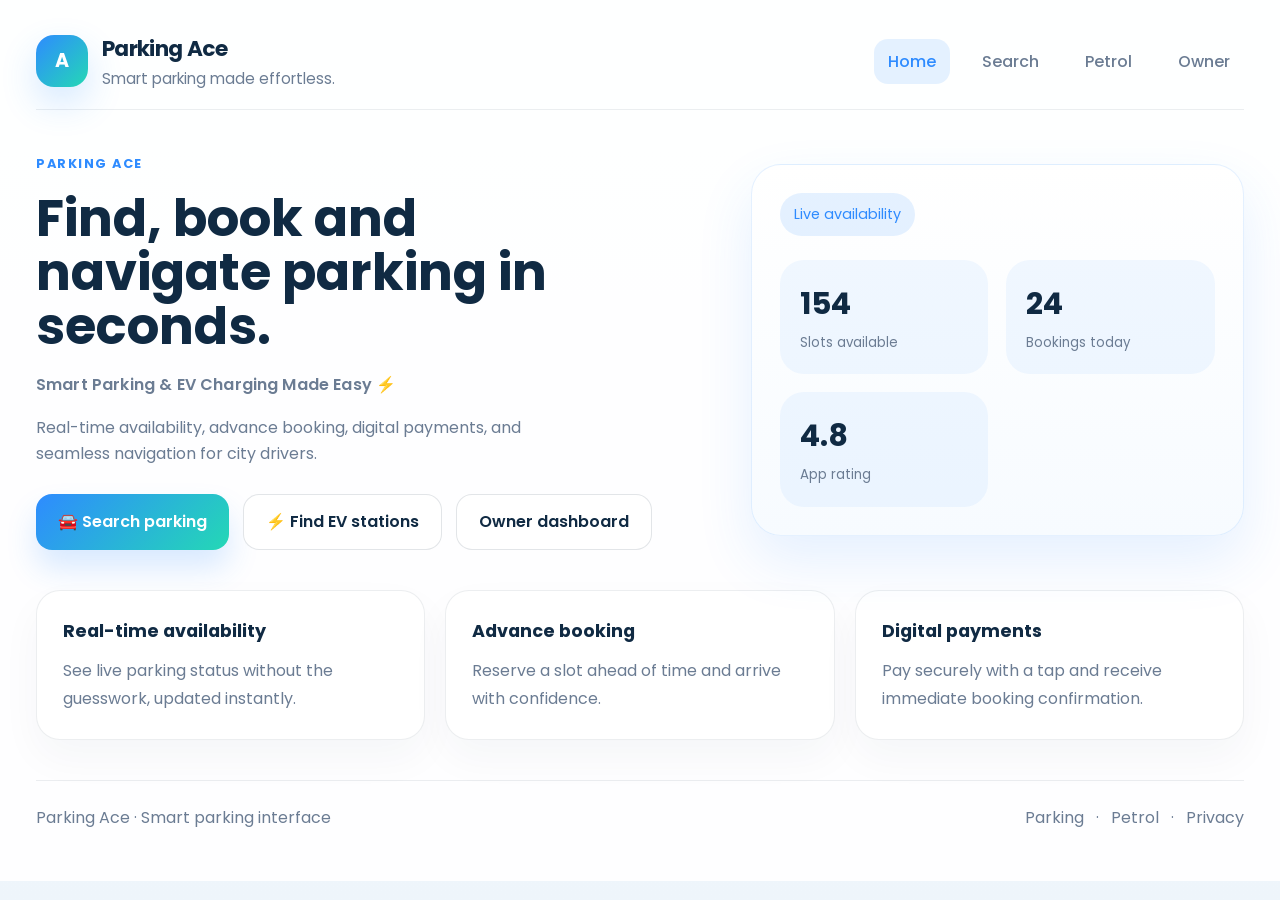
<file: index.html>
<!DOCTYPE html>
<html lang="en">
<head>
  <meta charset="UTF-8" />
  <meta name="viewport" content="width=device-width, initial-scale=1.0" />
  <title>Parking Ace</title>
  <link rel="preconnect" href="https://fonts.googleapis.com" />
  <link rel="preconnect" href="https://fonts.gstatic.com" crossorigin />
  <link href="https://fonts.googleapis.com/css2?family=Poppins:wght@400;500;600;700&display=swap" rel="stylesheet" />
  <link rel="stylesheet" href="style.css" />
</head>
<body>
  <div class="page-shell">
    <header class="site-header">
      <div class="brand">
        <div class="brand-mark">A</div>
        <div>
          <h1>Parking Ace</h1>
          <p>Smart parking made effortless.</p>
        </div>
      </div>
      <nav class="top-nav">
        <a href="index.html" class="nav-item active">Home</a>
        <a href="search.html" class="nav-item">Search</a>
        <a href="petrol.html" class="nav-item">Petrol</a>
        <a href="owner.html" class="nav-item">Owner</a>
      </nav>
    </header>

    <main>
      <section class="hero">
        <div class="hero-copy">
          <span class="eyebrow">Parking Ace</span>
          <h2>Find, book and navigate parking in seconds.</h2>
          <p class="hero-tagline">Smart Parking & EV Charging Made Easy ⚡</p>
          <p>Real-time availability, advance booking, digital payments, and seamless navigation for city drivers.</p>
          <div class="cta-group">
            <a href="search.html" class="button button-primary">🚘 Search parking</a>
            <a href="search.html" class="button button-secondary">⚡ Find EV stations</a>
            <a href="owner.html" class="button button-secondary">Owner dashboard</a>
          </div>
        </div>

        <div class="hero-card">
          <div class="status-chip">Live availability</div>
          <div class="stat-grid">
            <div class="stat-card">
              <span>154</span>
              <small>Slots available</small>
            </div>
            <div class="stat-card">
              <span>24</span>
              <small>Bookings today</small>
            </div>
            <div class="stat-card">
              <span>4.8</span>
              <small>App rating</small>
            </div>
          </div>
        </div>
      </section>

      <section class="feature-panel">
        <article class="feature-card">
          <h3>Real-time availability</h3>
          <p>See live parking status without the guesswork, updated instantly.</p>
        </article>
        <article class="feature-card">
          <h3>Advance booking</h3>
          <p>Reserve a slot ahead of time and arrive with confidence.</p>
        </article>
        <article class="feature-card">
          <h3>Digital payments</h3>
          <p>Pay securely with a tap and receive immediate booking confirmation.</p>
        </article>
      </section>
    </main>

    <footer class="site-footer">
      <p>Parking Ace · Smart parking interface</p>
      <div class="footer-links">
        <a href="parking.html">Parking</a>
        <span>·</span>
        <a href="petrol.html">Petrol</a>
        <span>·</span>
        <a href="#">Privacy</a>
      </div>
    </footer>
  </div>
  <script src="script.js"></script>
</body>
</html>
</file>
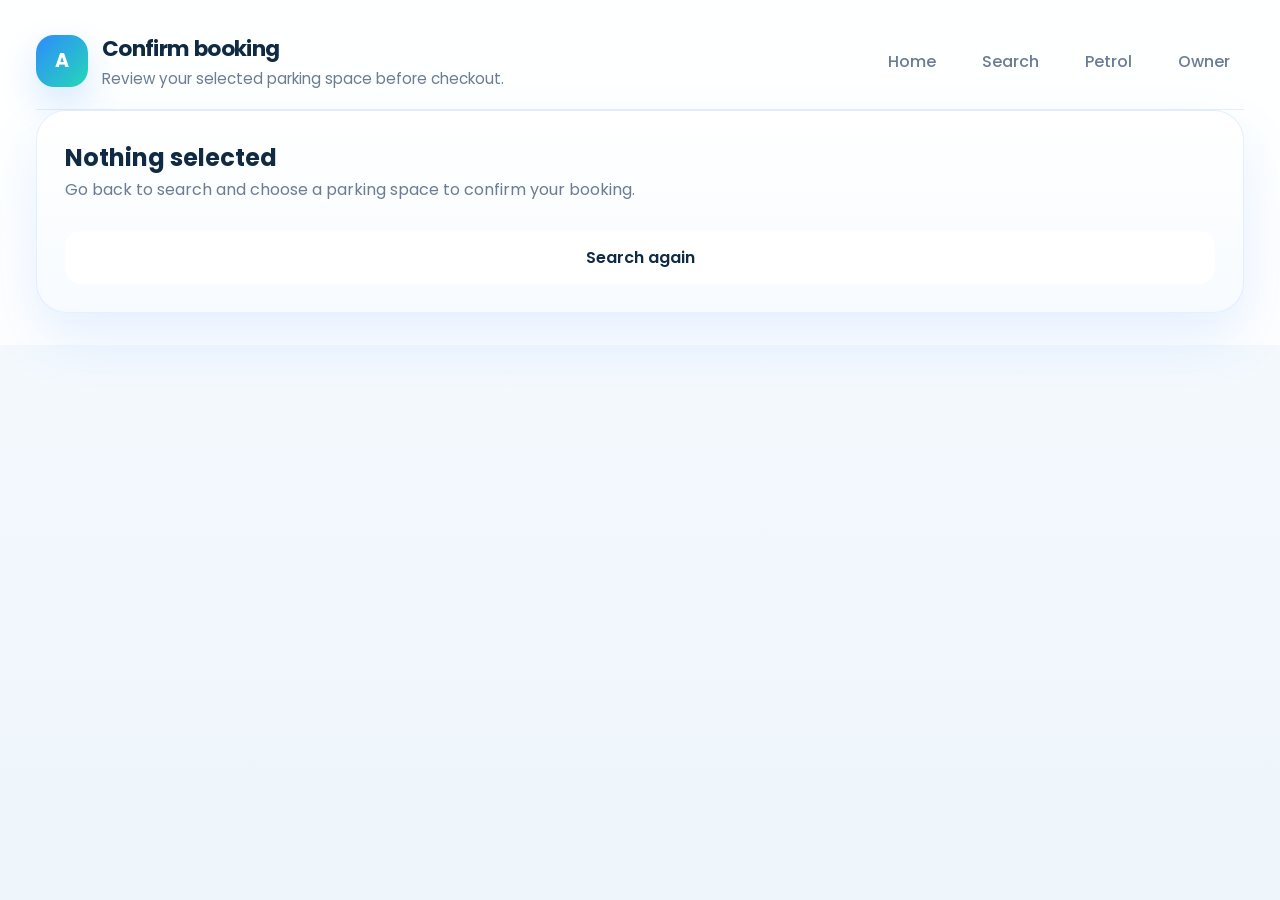
<file: confirm.html>
<!DOCTYPE html>
<html lang="en">
<head>
  <meta charset="UTF-8" />
  <meta name="viewport" content="width=device-width, initial-scale=1.0" />
  <title>Parking Ace - Confirmation</title>
  <link rel="preconnect" href="https://fonts.googleapis.com" />
  <link rel="preconnect" href="https://fonts.gstatic.com" crossorigin />
  <link href="https://fonts.googleapis.com/css2?family=Poppins:wght@400;500;600;700&display=swap" rel="stylesheet" />
  <link rel="stylesheet" href="style.css" />
</head>
<body>
  <div class="page-shell">
    <header class="site-header">
      <div class="brand">
        <div class="brand-mark">A</div>
        <div>
          <h1>Confirm booking</h1>
          <p>Review your selected parking space before checkout.</p>
        </div>
      </div>
      <nav class="top-nav">
        <a href="index.html" class="nav-item">Home</a>
        <a href="search.html" class="nav-item">Search</a>
        <a href="petrol.html" class="nav-item">Petrol</a>
        <a href="owner.html" class="nav-item">Owner</a>
      </nav>
    </header>

    <main>
      <section id="confirmationPanel"></section>
    </main>
  </div>

  <div id="toastContainer" class="toast-container"></div>

  <script src="script.js"></script>
  <script>
    window.addEventListener('DOMContentLoaded', renderConfirmationPanel);
  </script>
</body>
</html>
</file>
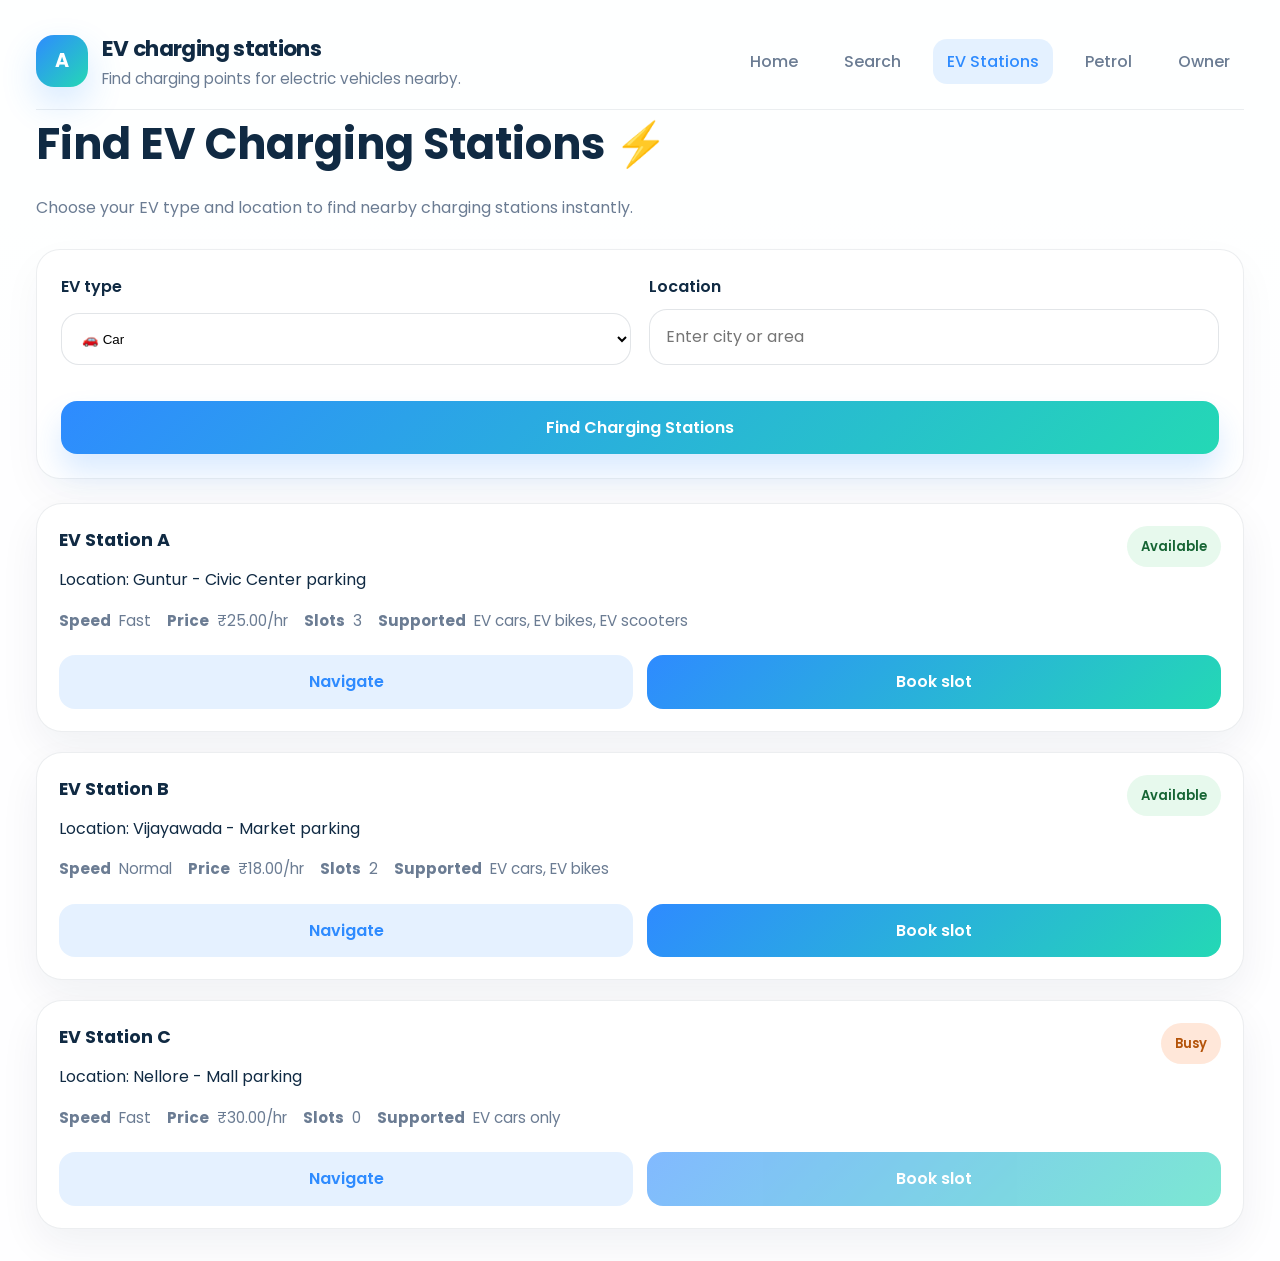
<file: ev.html>
<!DOCTYPE html>
<html lang="en">
<head>
  <meta charset="UTF-8" />
  <meta name="viewport" content="width=device-width, initial-scale=1.0" />
  <title>Parking Ace - EV Stations</title>
  <link rel="preconnect" href="https://fonts.googleapis.com" />
  <link rel="preconnect" href="https://fonts.gstatic.com" crossorigin />
  <link href="https://fonts.googleapis.com/css2?family=Poppins:wght@400;500;600;700&display=swap" rel="stylesheet" />
  <link rel="stylesheet" href="style.css" />
</head>
<body>
  <div class="page-shell">
    <header class="site-header">
      <div class="brand">
        <div class="brand-mark">A</div>
        <div>
          <h1>EV charging stations</h1>
          <p>Find charging points for electric vehicles nearby.</p>
        </div>
      </div>
      <nav class="top-nav">
        <a href="index.html" class="nav-item">Home</a>
        <a href="search.html" class="nav-item">Search</a>
        <a href="ev.html" class="nav-item active">EV Stations</a>
        <a href="petrol.html" class="nav-item">Petrol</a>
        <a href="owner.html" class="nav-item">Owner</a>
      </nav>
    </header>

    <main>
      <section>
        <h1 class="page-title">Find EV Charging Stations ⚡</h1>
        <p class="section-intro">Choose your EV type and location to find nearby charging stations instantly.</p>
      </section>

      <section class="search-panel">
        <div class="form-grid">
          <label class="field-group">
            <span class="field-label">EV type</span>
            <select id="evSearchType" class="field-input">
              <option value="bike">🏍️ Bike</option>
              <option value="car">🚗 Car</option>
              <option value="auto">🚖 Auto</option>
            </select>
          </label>
          <label class="field-group">
            <span class="field-label">Location</span>
            <input id="evSearchLocation" class="field-input" type="search" placeholder="Enter city or area" />
          </label>
        </div>
        <div class="card-actions">
          <button class="button button-primary" type="button" onclick="submitEVSearch()">Find Charging Stations</button>
        </div>
      </section>

      <section class="parking-grid" id="evStationsGrid"></section>
    </main>
  </div>

  <div id="toastContainer" class="toast-container"></div>
  <script src="script.js"></script>
  <script>
    window.addEventListener('DOMContentLoaded', renderEVStationsPage);
  </script>
</body>
</html>
</file>
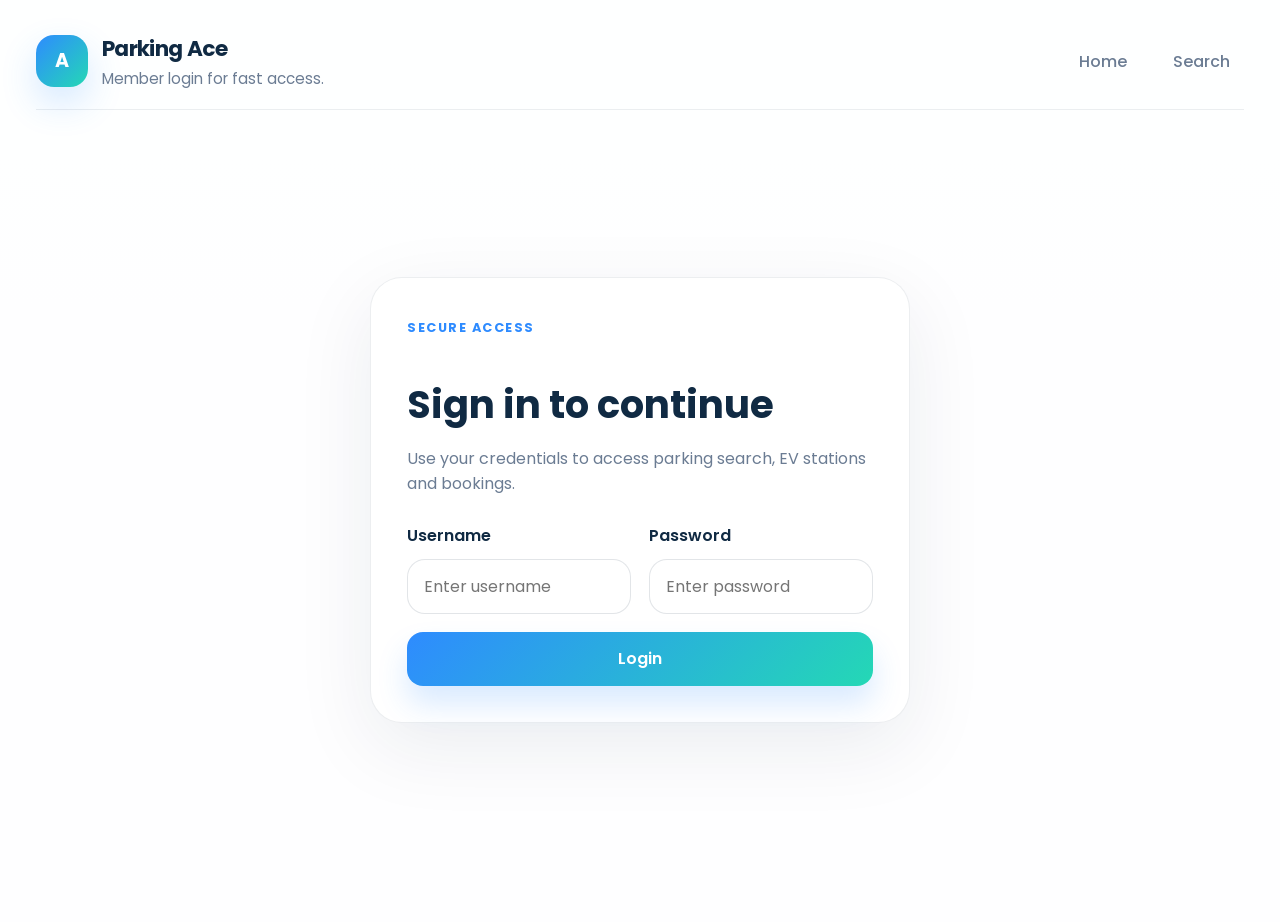
<file: login.html>
<!DOCTYPE html>
<html lang="en">
<head>
  <meta charset="UTF-8" />
  <meta name="viewport" content="width=device-width, initial-scale=1.0" />
  <title>Parking Ace - Login</title>
  <link rel="preconnect" href="https://fonts.googleapis.com" />
  <link rel="preconnect" href="https://fonts.gstatic.com" crossorigin />
  <link href="https://fonts.googleapis.com/css2?family=Poppins:wght@400;500;600;700&display=swap" rel="stylesheet" />
  <link rel="stylesheet" href="style.css" />
</head>
<body>
  <div class="page-shell auth-page">
    <header class="site-header">
      <div class="brand">
        <div class="brand-mark">A</div>
        <div>
          <h1>Parking Ace</h1>
          <p>Member login for fast access.</p>
        </div>
      </div>
      <nav class="top-nav">
        <a href="index.html" class="nav-item">Home</a>
        <a href="search.html" class="nav-item">Search</a>
      </nav>
    </header>

    <main>
      <section class="auth-panel">
        <div class="auth-card">
          <span class="eyebrow">Secure access</span>
          <h1>Sign in to continue</h1>
          <p class="section-intro">Use your credentials to access parking search, EV stations and bookings.</p>

          <form id="loginForm">
            <div class="form-grid">
              <label class="field-group">
                <span class="field-label">Username</span>
                <input id="usernameInput" class="field-input" type="text" placeholder="Enter username" required />
              </label>
              <label class="field-group">
                <span class="field-label">Password</span>
                <input id="passwordInput" class="field-input" type="password" placeholder="Enter password" required />
              </label>
            </div>
            <div class="card-actions">
              <button class="button button-primary" type="submit">Login</button>
            </div>
          </form>
        </div>
      </section>
    </main>
  </div>

  <div id="toastContainer" class="toast-container"></div>
  <script src="script.js"></script>
</body>
</html>
</file>
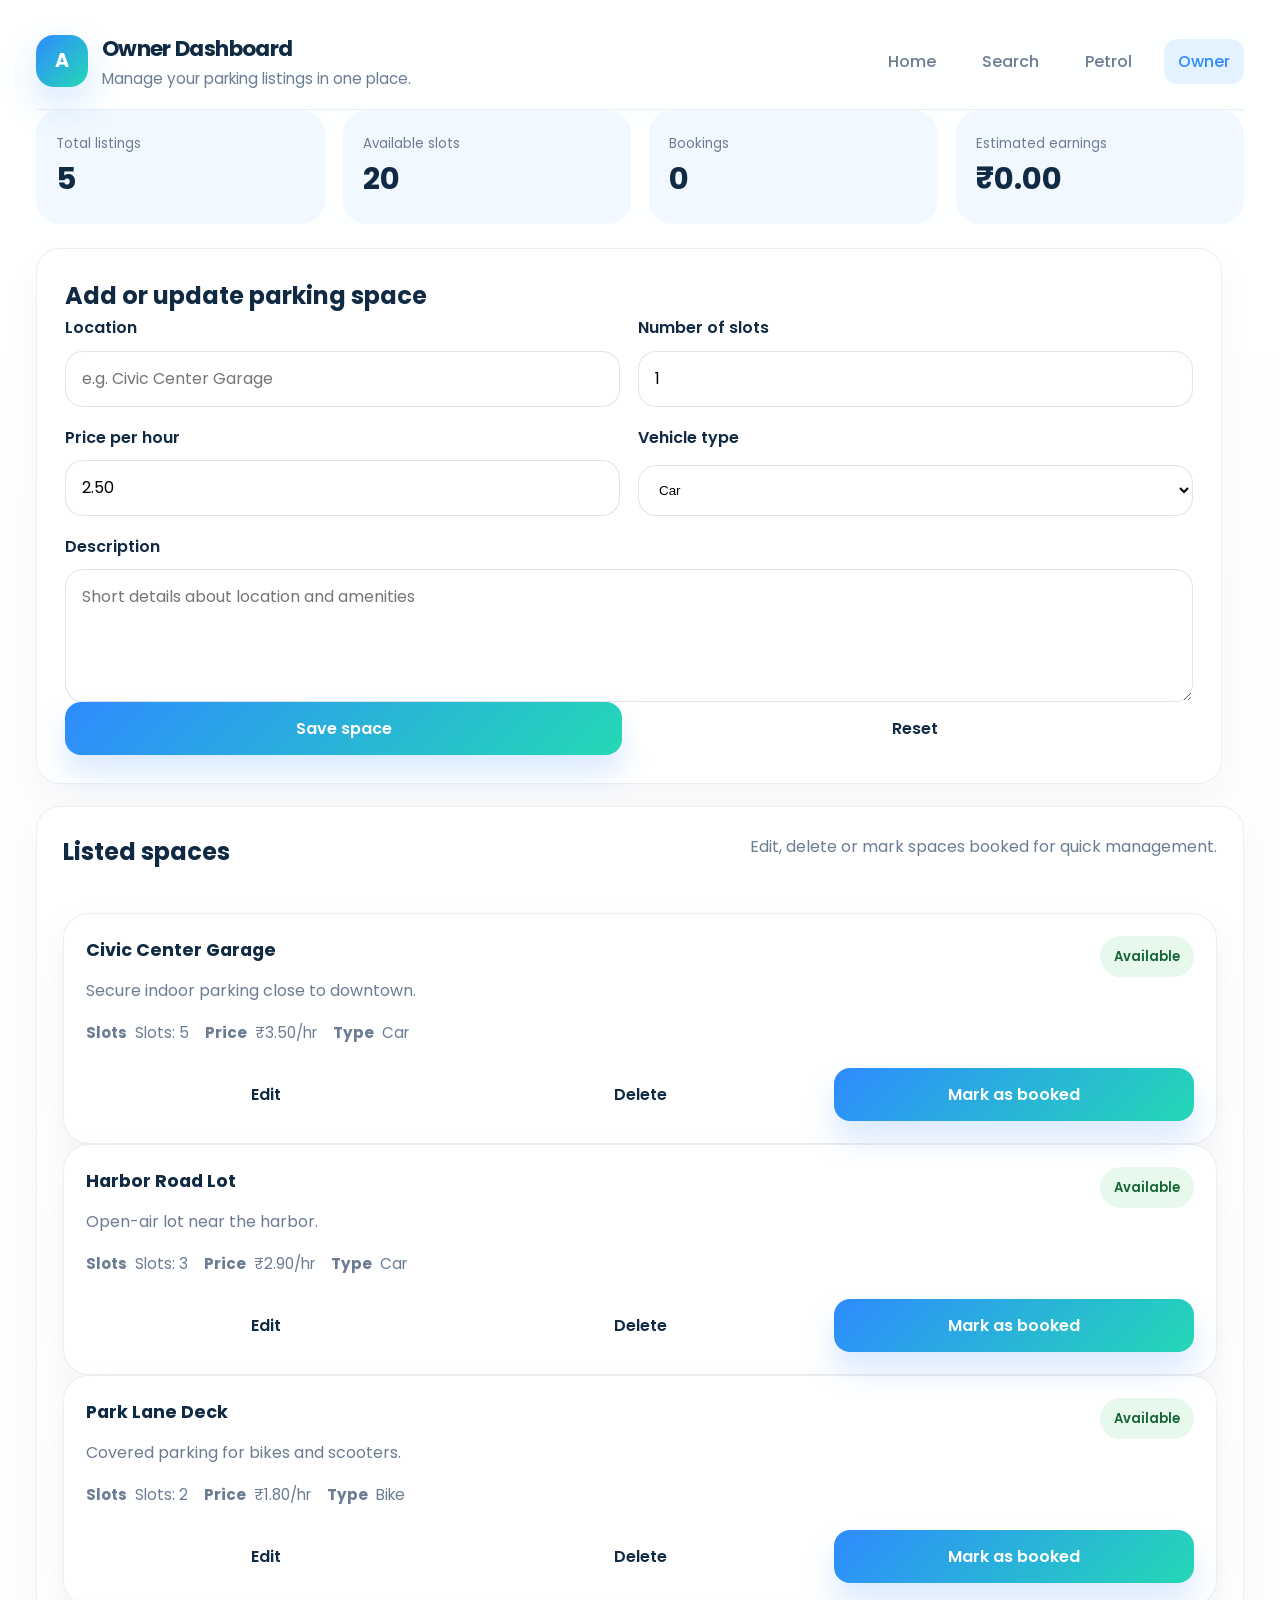
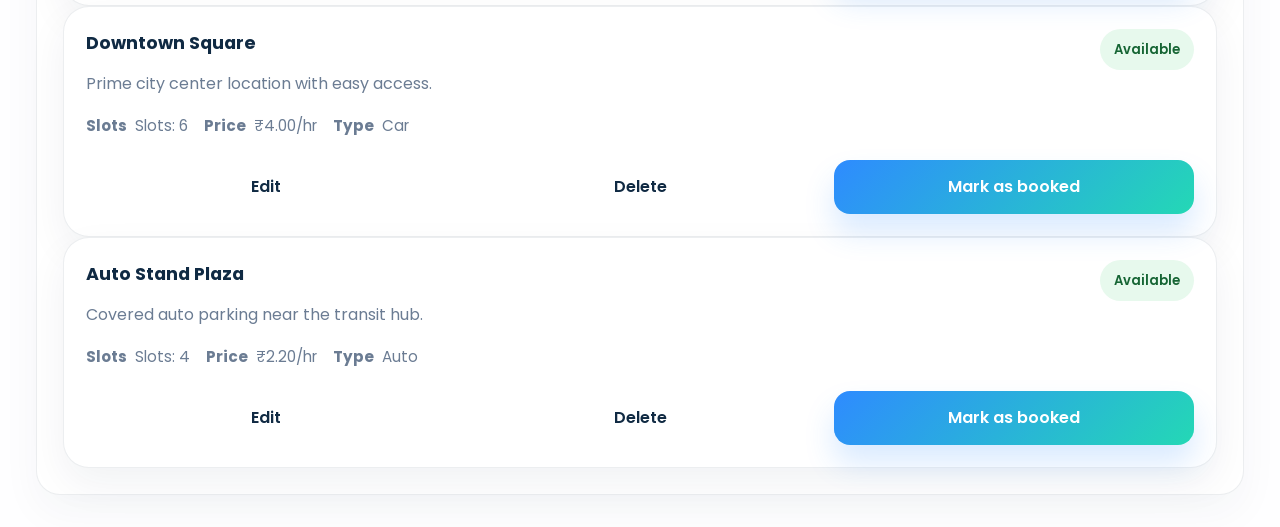
<file: owner.html>
<!DOCTYPE html>
<html lang="en">
<head>
  <meta charset="UTF-8" />
  <meta name="viewport" content="width=device-width, initial-scale=1.0" />
  <title>Parking Ace - Owner Dashboard</title>
  <link rel="preconnect" href="https://fonts.googleapis.com" />
  <link rel="preconnect" href="https://fonts.gstatic.com" crossorigin />
  <link href="https://fonts.googleapis.com/css2?family=Poppins:wght@400;500;600;700&display=swap" rel="stylesheet" />
  <link rel="stylesheet" href="style.css" />
</head>
<body>
  <div class="page-shell">
    <header class="site-header">
      <div class="brand">
        <div class="brand-mark">A</div>
        <div>
          <h1>Owner Dashboard</h1>
          <p>Manage your parking listings in one place.</p>
        </div>
      </div>
      <nav class="top-nav">
        <a href="index.html" class="nav-item">Home</a>
        <a href="search.html" class="nav-item">Search</a>
        <a href="petrol.html" class="nav-item">Petrol</a>
        <a href="owner.html" class="nav-item active">Owner</a>
      </nav>
    </header>

    <main>
      <section class="stats-row" id="ownerStats">
        <article class="stat-card">
          <small>Total listings</small>
          <span id="totalListings">0</span>
        </article>
        <article class="stat-card">
          <small>Available slots</small>
          <span id="availableCount">0</span>
        </article>
        <article class="stat-card">
          <small>Bookings</small>
          <span id="bookingCount">0</span>
        </article>
        <article class="stat-card">
          <small>Estimated earnings</small>
          <span id="totalEarnings">₹0.00</span>
        </article>
      </section>

      <section class="owner-grid">
        <article class="feature-card form-panel">
          <h2>Add or update parking space</h2>
          <form id="ownerForm">
            <div class="form-grid">
              <label class="field-group">
                <span class="field-label">Location</span>
                <input id="locationInput" class="field-input" type="text" placeholder="e.g. Civic Center Garage" required />
              </label>
              <label class="field-group">
                <span class="field-label">Number of slots</span>
                <input id="slotsInput" class="field-input" type="number" min="1" value="1" required />
              </label>
              <label class="field-group">
                <span class="field-label">Price per hour</span>
                <input id="priceInput" class="field-input" type="number" min="0" step="0.5" value="2.50" required />
              </label>
              <label class="field-group">
                <span class="field-label">Vehicle type</span>
                <select id="typeInput" class="field-input" required>
                  <option value="car">Car</option>
                  <option value="bike">Bike</option>
                </select>
              </label>
            </div>
            <label class="field-group">
              <span class="field-label">Description</span>
              <textarea id="descriptionInput" class="field-input" rows="4" placeholder="Short details about location and amenities"></textarea>
            </label>
            <div class="card-actions">
              <button class="button button-primary" type="submit">Save space</button>
              <button class="button button-secondary" type="button" id="resetButton">Reset</button>
            </div>
          </form>
        </article>

        <article class="feature-card" style="grid-column: span 2;">
          <div class="section-header">
            <h2>Listed spaces</h2>
            <p class="section-intro">Edit, delete or mark spaces booked for quick management.</p>
          </div>
          <div id="ownerListings" class="owner-listings"></div>
        </article>
      </section>
    </main>
  </div>

  <div id="toastContainer" class="toast-container"></div>

  <script src="script.js"></script>
  <script src="owner.js"></script>
</body>
</html>
</file>
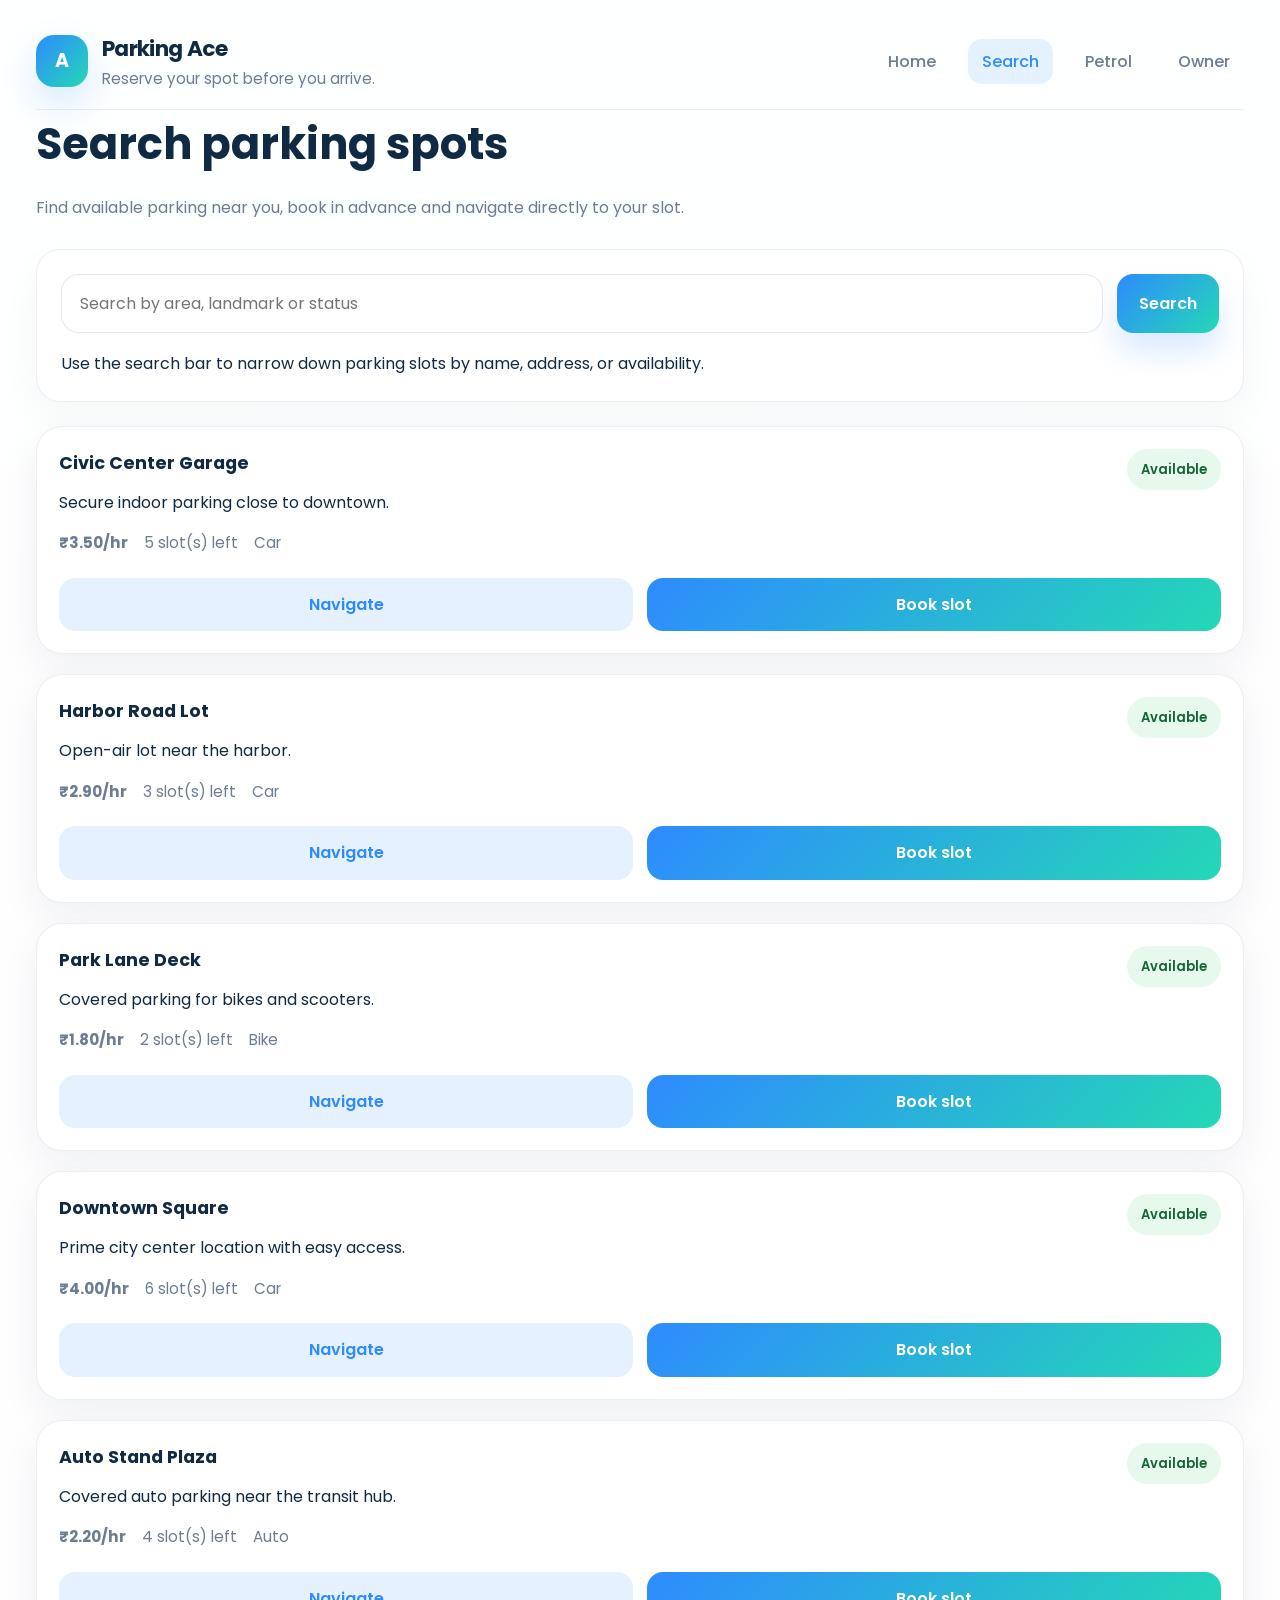
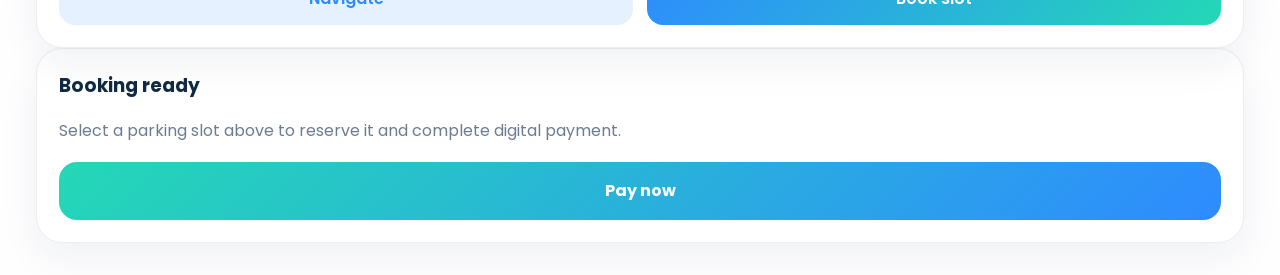
<file: parking.html>
<!DOCTYPE html>
<html lang="en">
<head>
  <meta charset="UTF-8" />
  <meta name="viewport" content="width=device-width, initial-scale=1.0" />
  <title>Parking Ace - Parking</title>
  <link rel="preconnect" href="https://fonts.googleapis.com" />
  <link rel="preconnect" href="https://fonts.gstatic.com" crossorigin />
  <link href="https://fonts.googleapis.com/css2?family=Poppins:wght@400;500;600;700&display=swap" rel="stylesheet" />
  <link rel="stylesheet" href="style.css" />
</head>
<body>
  <div class="parking-shell">
    <header class="site-header">
      <div class="brand">
        <div class="brand-mark">A</div>
        <div>
          <h1>Parking Ace</h1>
          <p>Reserve your spot before you arrive.</p>
        </div>
      </div>
      <nav class="top-nav">
        <a href="index.html" class="nav-item">Home</a>
        <a href="search.html" class="nav-item active">Search</a>
        <a href="petrol.html" class="nav-item">Petrol</a>
        <a href="owner.html" class="nav-item">Owner</a>
      </nav>
    </header>

    <main>
      <section>
        <h1 class="page-title">Search parking spots</h1>
        <p class="section-intro">Find available parking near you, book in advance and navigate directly to your slot.</p>
      </section>

      <section class="search-panel">
        <div class="search-bar">
          <input id="searchInput" type="search" placeholder="Search by area, landmark or status" />
          <button class="button button-primary" type="button" onclick="filterParking()">Search</button>
        </div>
        <p>Use the search bar to narrow down parking slots by name, address, or availability.</p>
      </section>

      <section class="parking-grid" id="parkingResults"></section>

      <section id="bookingSummary"></section>
    </main>
  </div>

  <script src="script.js"></script>
</body>
</html>
</file>
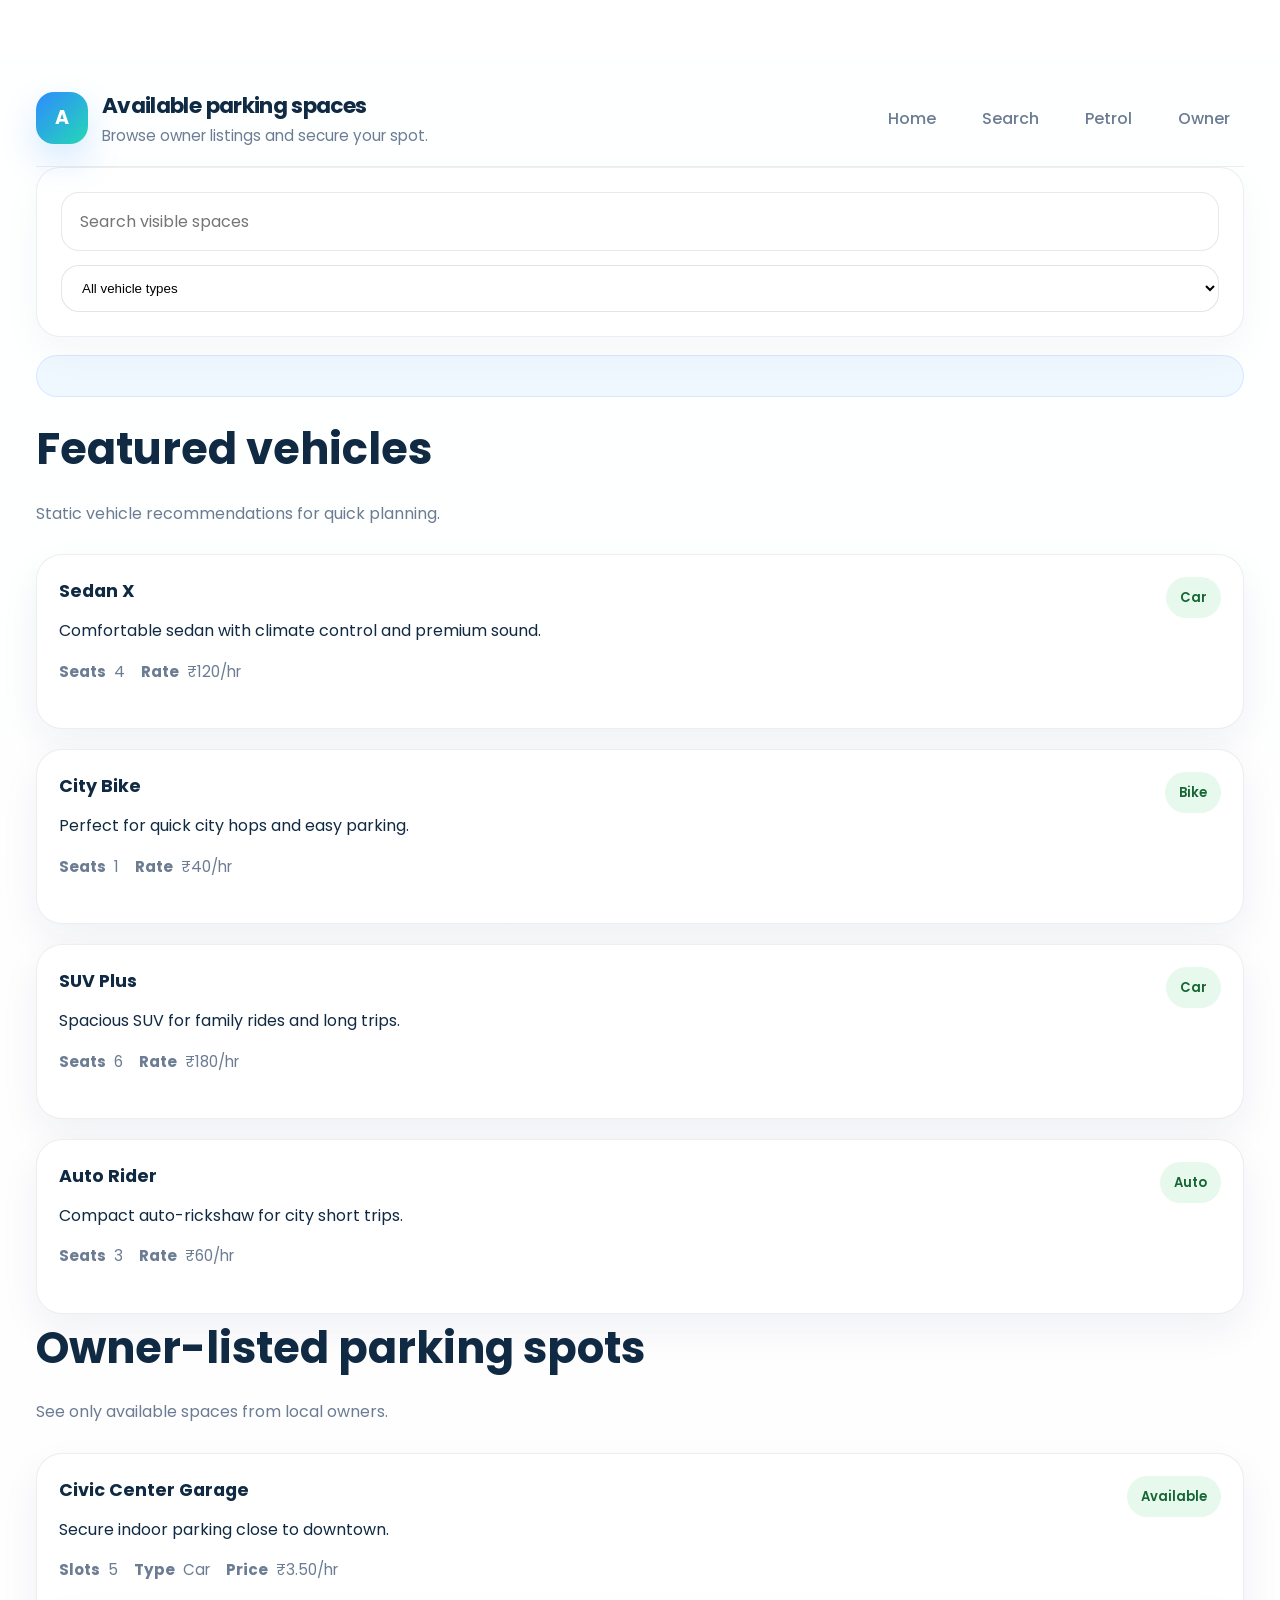
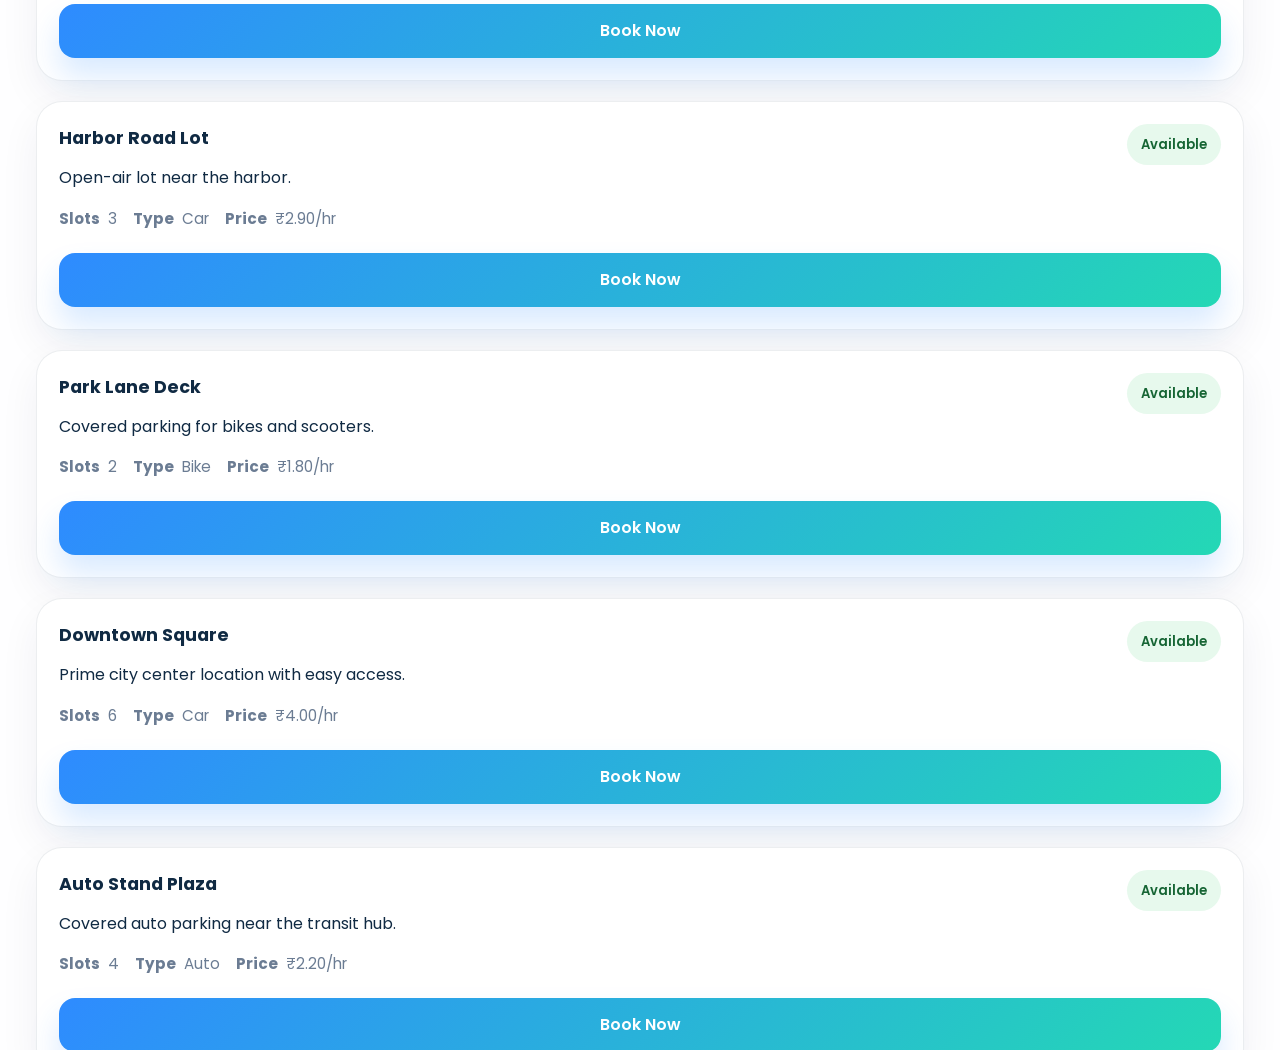
<file: parsing.html>
<!DOCTYPE html>
<html lang="en">
<head>
  <meta charset="UTF-8" />
  <meta name="viewport" content="width=device-width, initial-scale=1.0" />
  <title>Parking Ace - Processing</title>
  <link rel="preconnect" href="https://fonts.googleapis.com" />
  <link rel="preconnect" href="https://fonts.gstatic.com" crossorigin />
  <link href="https://fonts.googleapis.com/css2?family=Poppins:wght@400;500;600;700&display=swap" rel="stylesheet" />
  <link rel="stylesheet" href="style.css" />
</head>
<body>
  <div class="page-shell">
    <header class="site-header">
      <div class="brand">
        <div class="brand-mark">A</div>
        <div>
          <h1>Processing search</h1>
          <p>Filtering owner spaces and historic listings.</p>
        </div>
      </div>
      <nav class="top-nav">
        <a href="index.html" class="nav-item">Home</a>
        <a href="search.html" class="nav-item">Search</a>
        <a href="petrol.html" class="nav-item">Petrol</a>
        <a href="owner.html" class="nav-item">Owner</a>
      </nav>
    </header>

    <main>
      <section class="hero-card" style="text-align:center; padding: 42px 24px;">
        <span class="eyebrow">One moment</span>
        <h2>We are finding the best parking options for you.</h2>
        <p class="section-intro">Filtering by location and vehicle type so you only see spots that match your search.</p>
      </section>
    </main>
  </div>

  <script src="script.js"></script>
  <script>
    window.addEventListener('DOMContentLoaded', () => {
      parseSearchAndRedirect();
    });
  </script>
</body>
</html>
</file>
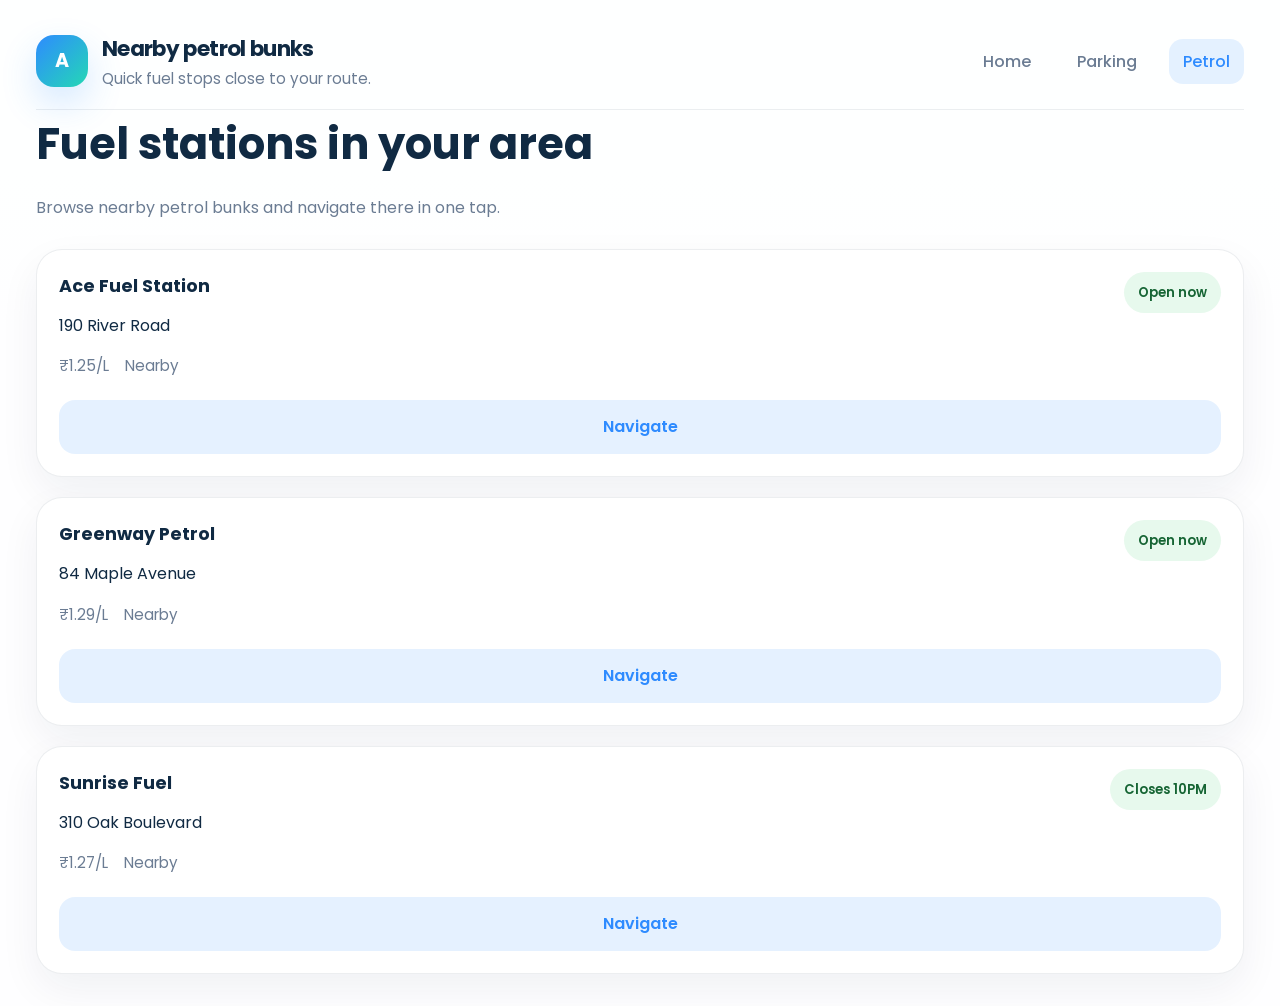
<file: petrol.html>
<!DOCTYPE html>
<html lang="en">
<head>
  <meta charset="UTF-8" />
  <meta name="viewport" content="width=device-width, initial-scale=1.0" />
  <title>Parking Ace - Petrol</title>
  <link rel="preconnect" href="https://fonts.googleapis.com" />
  <link rel="preconnect" href="https://fonts.gstatic.com" crossorigin />
  <link href="https://fonts.googleapis.com/css2?family=Poppins:wght@400;500;600;700&display=swap" rel="stylesheet" />
  <link rel="stylesheet" href="style.css" />
</head>
<body>
  <div class="petrol-shell">
    <header class="site-header">
      <div class="brand">
        <div class="brand-mark">A</div>
        <div>
          <h1>Nearby petrol bunks</h1>
          <p>Quick fuel stops close to your route.</p>
        </div>
      </div>
      <nav class="top-nav">
        <a href="index.html" class="nav-item">Home</a>
        <a href="parking.html" class="nav-item">Parking</a>
        <a href="petrol.html" class="nav-item active">Petrol</a>
      </nav>
    </header>

    <main>
      <section>
        <h1 class="page-title">Fuel stations in your area</h1>
        <p class="section-intro">Browse nearby petrol bunks and navigate there in one tap.</p>
      </section>

      <section class="petrol-grid" id="petrolResults"></section>
    </main>
  </div>

  <script src="script.js"></script>
</body>
</html>
</file>
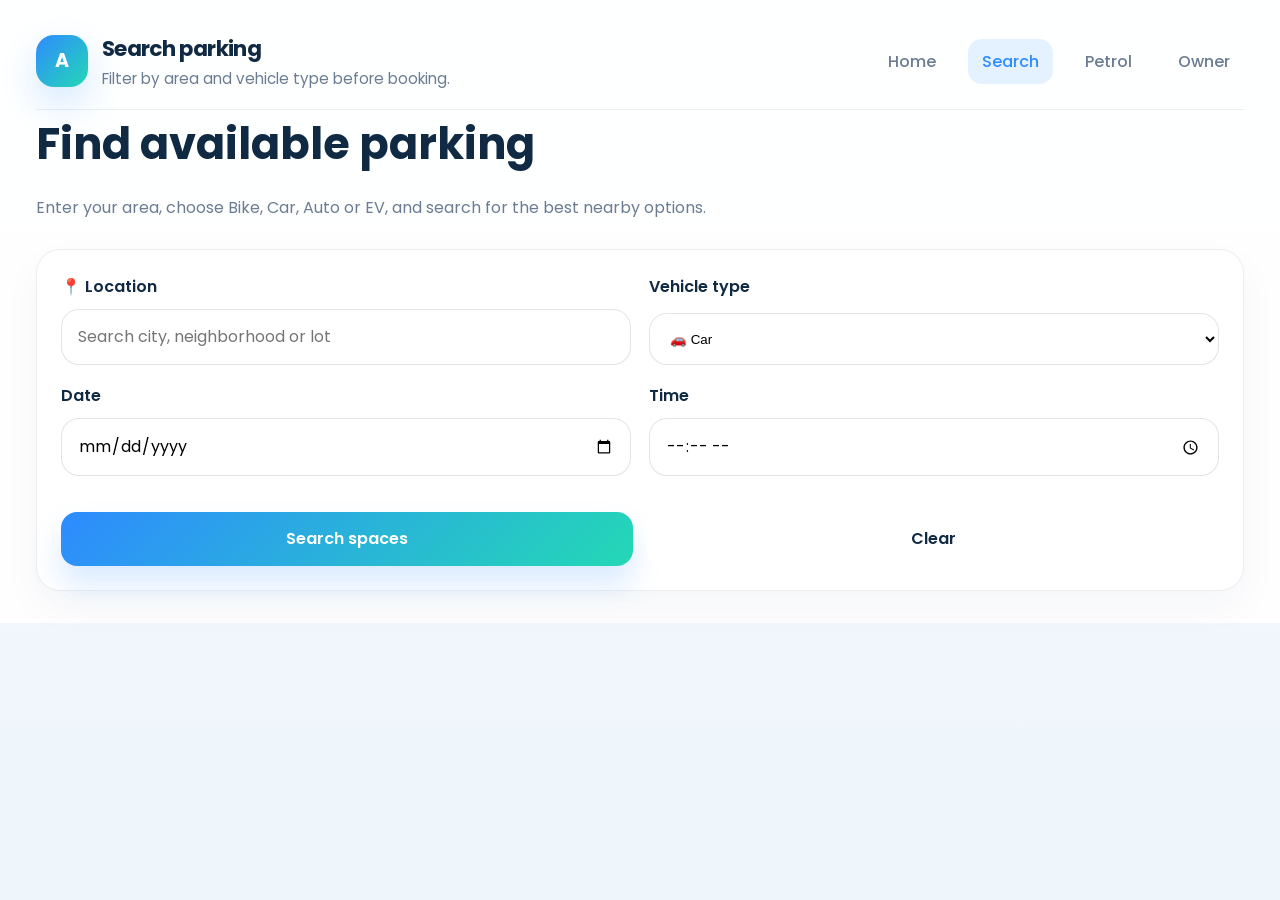
<file: search.html>
<!DOCTYPE html>
<html lang="en">
<head>
  <meta charset="UTF-8" />
  <meta name="viewport" content="width=device-width, initial-scale=1.0" />
  <title>Parking Ace - Search</title>
  <link rel="preconnect" href="https://fonts.googleapis.com" />
  <link rel="preconnect" href="https://fonts.gstatic.com" crossorigin />
  <link href="https://fonts.googleapis.com/css2?family=Poppins:wght@400;500;600;700&display=swap" rel="stylesheet" />
  <link rel="stylesheet" href="style.css" />
</head>
<body>
  <div class="page-shell">
    <header class="site-header">
      <div class="brand">
        <div class="brand-mark">A</div>
        <div>
          <h1>Search parking</h1>
          <p>Filter by area and vehicle type before booking.</p>
        </div>
      </div>
      <nav class="top-nav">
        <a href="index.html" class="nav-item">Home</a>
        <a href="search.html" class="nav-item active">Search</a>
        <a href="petrol.html" class="nav-item">Petrol</a>
        <a href="owner.html" class="nav-item">Owner</a>
      </nav>
    </header>

    <main>
      <section>
        <h1 class="page-title">Find available parking</h1>
        <p class="section-intro">Enter your area, choose Bike, Car, Auto or EV, and search for the best nearby options.</p>
      </section>

      <section class="search-panel">
        <div class="form-grid">
          <label class="field-group">
            <span class="field-label">📍 Location</span>
            <input id="searchLocation" class="field-input" type="search" placeholder="Search city, neighborhood or lot" />
          </label>

          <label class="field-group">
            <span class="field-label">Vehicle type</span>
            <select id="searchType" class="field-input">
              <option value="bike">🏍️ Bike</option>
              <option value="car">🚗 Car</option>
              <option value="auto">🚖 Auto</option>
              <option value="ev">⚡ Electric Vehicle</option>
            </select>
          </label>

          <label class="field-group">
            <span class="field-label">Date</span>
            <input id="searchDate" class="field-input" type="date" />
          </label>

          <label class="field-group">
            <span class="field-label">Time</span>
            <input id="searchTime" class="field-input" type="time" />
          </label>
        </div>

        <div class="card-actions">
          <button class="button button-primary" type="button" onclick="submitSearch()">Search spaces</button>
          <button class="button button-secondary" type="button" onclick="clearSearchInputs()">Clear</button>
          <button id="viewEVStationsButton" class="button button-secondary" type="button" onclick="openEVMaps()" style="display:none;">Find EV charging stations nearby</button>
        </div>
      </section>
    </main>
  </div>

  <script src="script.js"></script>
</body>
</html>
</file>
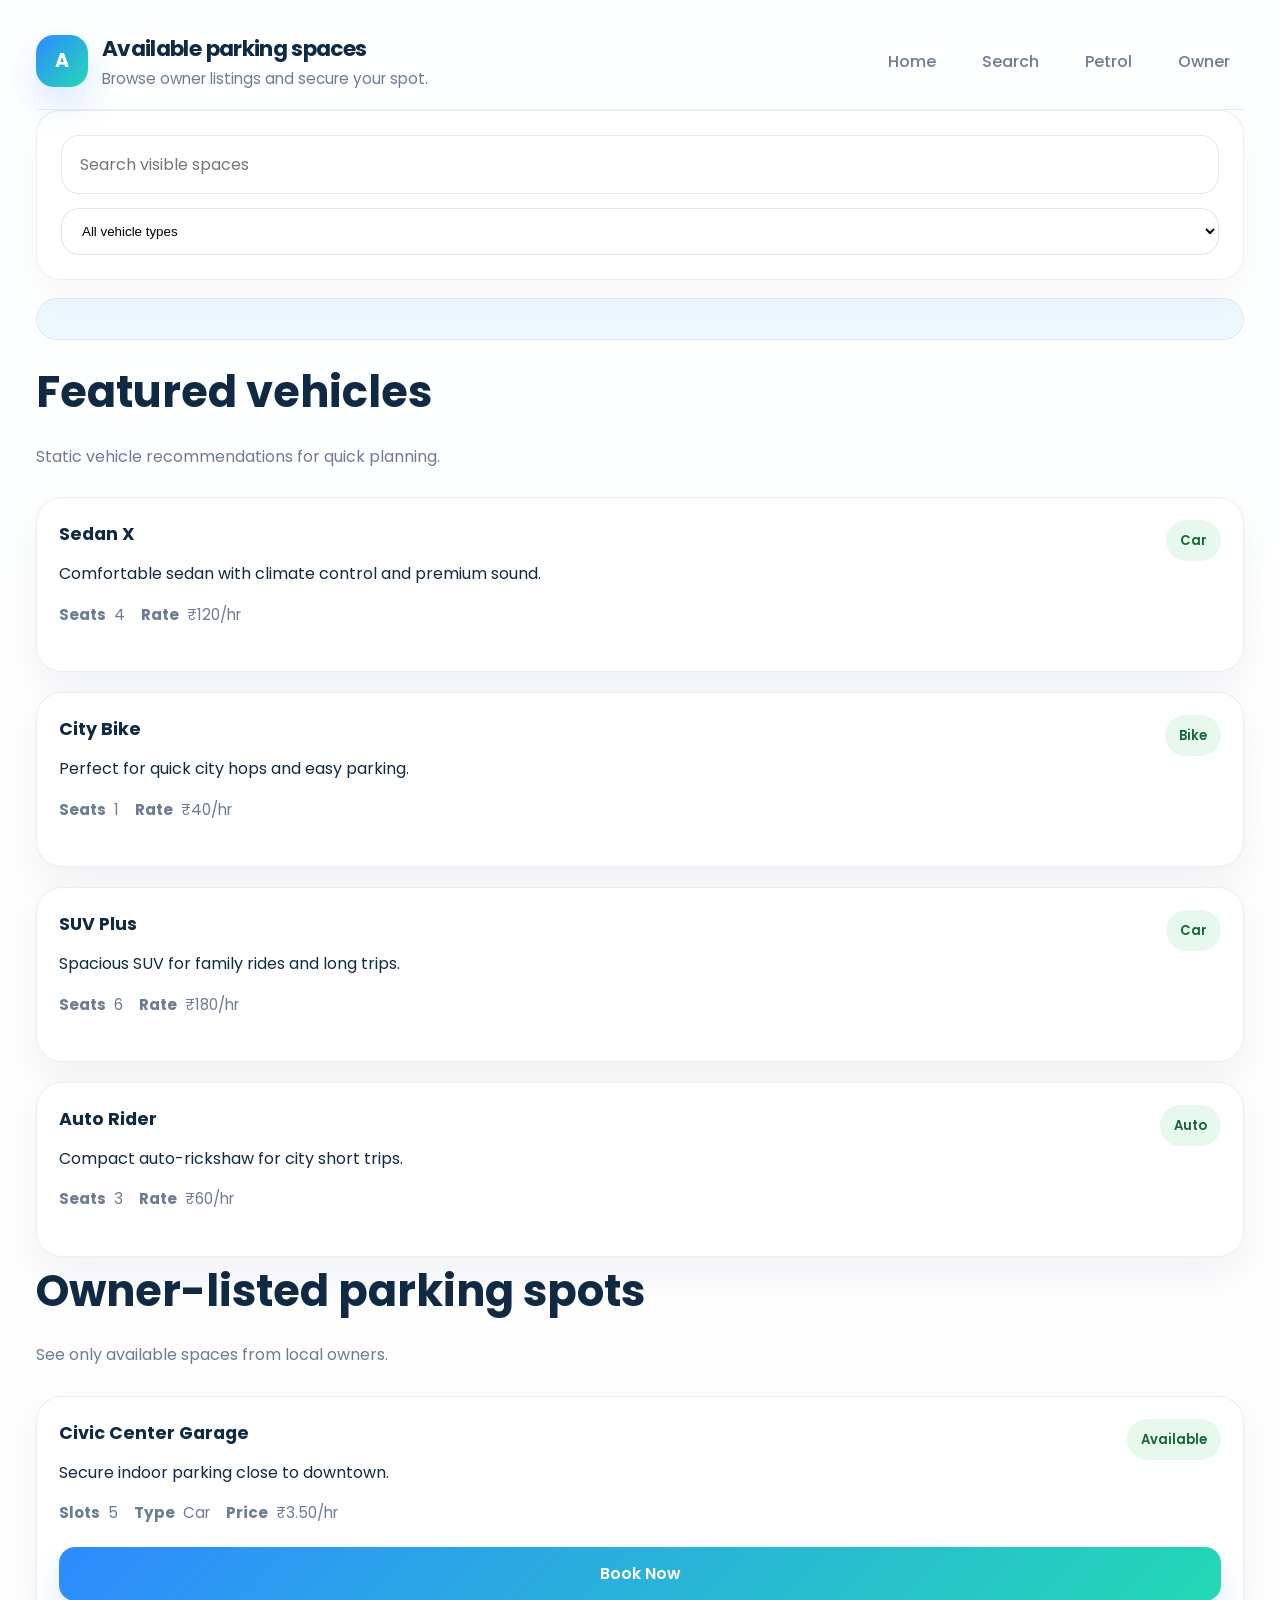
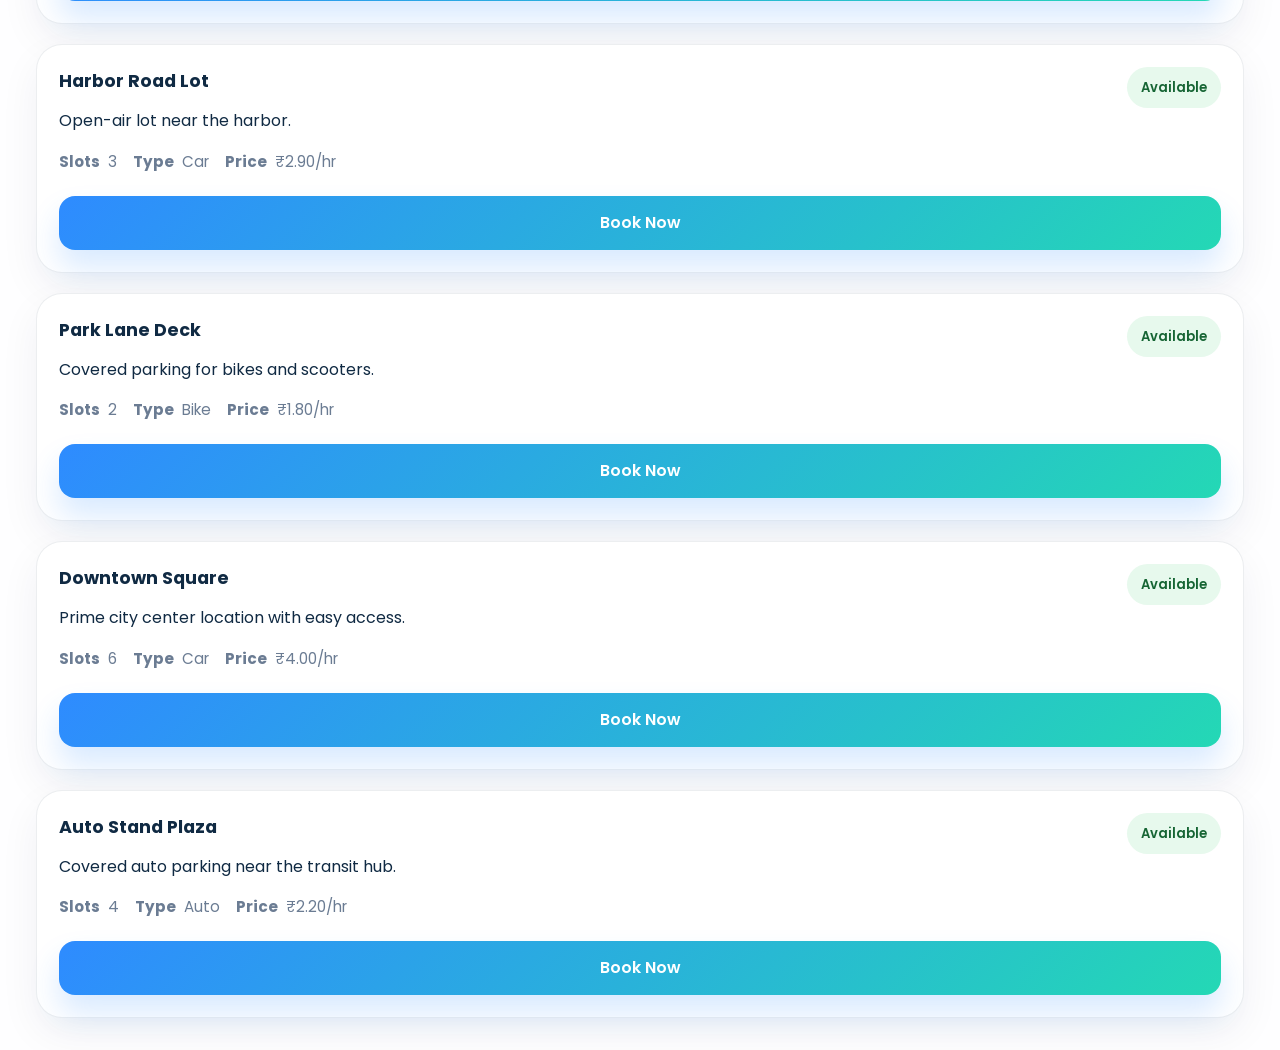
<file: vehicle.html>
<!DOCTYPE html>
<html lang="en">
<head>
  <meta charset="UTF-8" />
  <meta name="viewport" content="width=device-width, initial-scale=1.0" />
  <title>Parking Ace - Available Spaces</title>
  <link rel="preconnect" href="https://fonts.googleapis.com" />
  <link rel="preconnect" href="https://fonts.gstatic.com" crossorigin />
  <link href="https://fonts.googleapis.com/css2?family=Poppins:wght@400;500;600;700&display=swap" rel="stylesheet" />
  <link rel="stylesheet" href="style.css" />
</head>
<body>
  <div class="page-shell">
    <header class="site-header">
      <div class="brand">
        <div class="brand-mark">A</div>
        <div>
          <h1>Available parking spaces</h1>
          <p>Browse owner listings and secure your spot.</p>
        </div>
      </div>
      <nav class="top-nav">
        <a href="index.html" class="nav-item">Home</a>
        <a href="search.html" class="nav-item">Search</a>
        <a href="petrol.html" class="nav-item">Petrol</a>
        <a href="owner.html" class="nav-item">Owner</a>
      </nav>
    </header>

    <main>
      <section class="search-panel">
        <div class="search-bar">
          <input id="vehiclesSearchInput" type="search" placeholder="Search visible spaces" />
          <select id="vehiclesTypeFilter" class="field-input">
            <option value="all">All vehicle types</option>
            <option value="car">Car</option>
            <option value="bike">Bike</option>
          </select>
        </div>
      </section>

      <section class="search-summary-card" id="searchSummaryPanel"></section>

      <section>
        <h2 class="page-title">Featured vehicles</h2>
        <p class="section-intro">Static vehicle recommendations for quick planning.</p>
      </section>
      <section class="parking-grid" id="vehicleGrid"></section>

      <section>
        <h2 class="page-title">Owner-listed parking spots</h2>
        <p class="section-intro">See only available spaces from local owners.</p>
      </section>
      <section class="parking-grid" id="ownerSpaceGrid"></section>
    </main>
  </div>

  <div id="toastContainer" class="toast-container"></div>

  <script src="script.js"></script>
</body>
</html>
</file>
<file: style.css>
:root {
  color-scheme: light;
  font-family: 'Poppins', sans-serif;
  --bg: #eef5fb;
  --surface: #ffffff;
  --surface-soft: #f4f9ff;
  --text: #102a43;
  --muted: #6b7c93;
  --accent: #2e8bff;
  --accent-soft: #e4f2ff;
  --success: #22c55e;
  --success-soft: #e7f9ed;
  --shadow: 0 24px 90px rgba(16, 42, 67, 0.08);
}

* {
  margin: 0;
  padding: 0;
  box-sizing: border-box;
}

html {
  scroll-behavior: smooth;
}

body {
  background: linear-gradient(180deg, #f7fbff 0%, #eef5fb 100%);
  color: var(--text);
  min-height: 100vh;
  margin: 0;
}

body, button, input, textarea {
  font: 400 16px/1.6 'Poppins', sans-serif;
}

img {
  max-width: 100%;
  display: block;
}

button, a {
  transition: all 180ms ease;
}

.page-shell {
  width: 100%;
  max-width: 100%;
  margin: 0;
  padding: 32px 36px;
  background: rgba(255, 255, 255, 0.92);
  border: none;
  border-radius: 0;
  box-shadow: none;
}

.site-header,
.site-footer {
  display: flex;
  align-items: center;
  justify-content: space-between;
  gap: 18px;
  padding-bottom: 18px;
}

.site-header {
  border-bottom: 1px solid rgba(16, 42, 67, 0.08);
}

.brand {
  display: flex;
  align-items: center;
  gap: 14px;
}

.brand-mark {
  width: 52px;
  height: 52px;
  display: grid;
  place-items: center;
  border-radius: 18px;
  background: linear-gradient(135deg, #2e8bff 0%, #24d8b5 100%);
  color: white;
  font-weight: 700;
  font-size: 1.2rem;
  box-shadow: 0 16px 36px rgba(46, 139, 255, 0.2);
}

.brand h1 {
  font-size: 1.35rem;
  letter-spacing: -0.03em;
}

.brand p {
  color: var(--muted);
  font-size: 0.95rem;
}

.top-nav {
  display: flex;
  align-items: center;
  gap: 18px;
  flex-wrap: wrap;
}

.nav-item {
  display: inline-flex;
  align-items: center;
  justify-content: center;
}

.top-nav .nav-item:hover {
  opacity: 0.92;
}

.nav-item {
  color: var(--muted);
  text-decoration: none;
  font-weight: 500;
  padding: 10px 14px;
  border-radius: 14px;
}

.nav-item:hover,
.nav-item.active {
  color: var(--accent);
  background: rgba(46, 139, 255, 0.12);
}

button.nav-item {
  border: none;
  background: transparent;
  cursor: pointer;
}

button.nav-item:hover {
  background: rgba(46, 139, 255, 0.12);
}

.auth-page {
  min-height: 100vh;
}

.auth-panel {
  display: grid;
  place-items: center;
  min-height: calc(100vh - 120px);
}

.auth-card {
  width: 100%;
  max-width: 540px;
  background: var(--surface);
  border: 1px solid rgba(16, 42, 67, 0.08);
  border-radius: 32px;
  padding: 36px;
  box-shadow: 0 24px 80px rgba(16, 42, 67, 0.08);
}

.auth-card h1 {
  margin: 18px 0 10px;
  font-size: clamp(2rem, 3vw, 2.6rem);
}

.auth-card .section-intro {
  margin-bottom: 26px;
}

.hero {
  display: grid;
  grid-template-columns: 1.4fr 1fr;
  gap: 24px;
  align-items: center;
  padding: 40px 0;
}

.eyebrow {
  display: inline-flex;
  align-items: center;
  gap: 10px;
  margin-bottom: 18px;
  color: var(--accent);
  font-weight: 700;
  text-transform: uppercase;
  letter-spacing: 0.12em;
  font-size: 0.8rem;
}

.hero h2 {
  font-size: clamp(2.2rem, 4vw, 3.4rem);
  line-height: 1.05;
  max-width: 540px;
}

.hero p {
  color: var(--muted);
  max-width: 560px;
  margin-top: 18px;
}

.hero-tagline {
  margin: 16px 0 0;
  color: #2f7cda;
  font-weight: 600;
  letter-spacing: 0.01em;
}

.cta-group {
  display: flex;
  flex-wrap: wrap;
  gap: 14px;
  margin-top: 28px;
}

.button {
  display: inline-flex;
  align-items: center;
  justify-content: center;
  border: none;
  border-radius: 16px;
  padding: 14px 22px;
  text-decoration: none;
  font-weight: 600;
  cursor: pointer;
}

.button-primary {
  background: linear-gradient(135deg, #2e8bff, #24d8b5);
  color: white;
  box-shadow: 0 18px 30px rgba(46, 139, 255, 0.18);
}

.button-secondary {
  background: white;
  color: var(--text);
  border: 1px solid rgba(16, 42, 67, 0.12);
}

.button-primary:hover {
  transform: translateY(-1px);
}

.button-secondary:hover {
  background: var(--surface-soft);
}

.button {
  transition: transform 180ms ease, box-shadow 180ms ease, background-color 180ms ease;
}

.button:hover {
  box-shadow: 0 18px 32px rgba(46, 139, 255, 0.14);
}

.hero-card {
  position: relative;
  background: linear-gradient(180deg, #ffffff 0%, #f7fbff 100%);
  border: 1px solid rgba(46, 139, 255, 0.12);
  border-radius: 30px;
  padding: 28px;
  box-shadow: 0 25px 55px rgba(46, 139, 255, 0.12);
}

.status-chip {
  display: inline-flex;
  align-items: center;
  gap: 10px;
  padding: 10px 14px;
  background: rgba(46, 139, 255, 0.12);
  color: var(--accent);
  border-radius: 999px;
  font-size: 0.9rem;
  margin-bottom: 24px;
}

.stat-grid {
  display: grid;
  grid-template-columns: repeat(2, minmax(0, 1fr));
  gap: 18px;
}

.stat-card {
  padding: 20px;
  border-radius: 24px;
  background: rgba(46, 139, 255, 0.06);
  min-height: 112px;
}

.stat-card span {
  display: block;
  font-size: 1.9rem;
  font-weight: 700;
  color: var(--text);
}

.stat-card small {
  color: var(--muted);
  margin-top: 8px;
}

.feature-panel {
  display: grid;
  grid-template-columns: repeat(3, minmax(0, 1fr));
  gap: 20px;
  padding-bottom: 28px;
}

.feature-card {
  background: var(--surface);
  border: 1px solid rgba(16, 42, 67, 0.08);
  border-radius: 24px;
  padding: 26px;
  box-shadow: 0 18px 40px rgba(16, 42, 67, 0.04);
}

.feature-card h3 {
  margin-bottom: 12px;
  font-size: 1.1rem;
}

.feature-card p {
  color: var(--muted);
  line-height: 1.75;
}

.site-footer {
  border-top: 1px solid rgba(16, 42, 67, 0.08);
  padding-top: 24px;
  margin-top: 12px;
  flex-wrap: wrap;
}

.site-footer p,
.footer-links {
  color: var(--muted);
}

.footer-links {
  display: flex;
  gap: 12px;
  flex-wrap: wrap;
  align-items: center;
}

.footer-links a {
  color: var(--muted);
  text-decoration: none;
}

.footer-links a:hover {
  color: var(--accent);
}

.parking-shell,
.petrol-shell {
  width: 100%;
  max-width: 100%;
  margin: 0;
  padding: 32px 36px;
  background: rgba(255, 255, 255, 0.92);
  border: none;
  border-radius: 0;
  box-shadow: none;
}

.page-title {
  margin: 0 0 16px;
  font-size: clamp(2rem, 4vw, 2.7rem);
}

.section-intro {
  color: var(--muted);
  margin-bottom: 28px;
  max-width: 720px;
}

.search-panel {
  background: var(--surface);
  border: 1px solid rgba(16, 42, 67, 0.08);
  border-radius: 24px;
  padding: 24px;
  display: grid;
  gap: 18px;
  box-shadow: 0 16px 40px rgba(16, 42, 67, 0.04);
}

.search-bar {
  display: flex;
  gap: 14px;
  flex-wrap: wrap;
}

.search-bar input {
  flex: 1;
  min-width: 220px;
  padding: 16px 18px;
  border-radius: 18px;
  border: 1px solid rgba(16, 42, 67, 0.1);
  outline: none;
}

.search-summary-card {
  margin: 18px 0;
  padding: 20px 24px;
  border-radius: 24px;
  background: rgba(46, 139, 255, 0.07);
  border: 1px solid rgba(46, 139, 255, 0.14);
}

.search-summary-card-inner {
  display: grid;
  grid-template-columns: 1fr auto;
  gap: 18px;
  align-items: center;
}

.search-summary-card-inner strong {
  color: var(--text);
}

.search-summary-card-inner button {
  min-width: 170px;
}

.search-bar input:focus {
  border-color: var(--accent);
  box-shadow: 0 0 0 4px rgba(46, 139, 255, 0.08);
}

.parking-grid,
.petrol-grid {
  display: grid;
  gap: 20px;
  margin-top: 24px;
}

.parking-card,
.petrol-card,
.booking-card {
  background: var(--surface);
  border: 1px solid rgba(16, 42, 67, 0.08);
  border-radius: 26px;
  padding: 22px;
  box-shadow: 0 16px 40px rgba(16, 42, 67, 0.06);
}

.parking-card:hover,
.petrol-card:hover {
  transform: translateY(-2px);
  box-shadow: 0 24px 45px rgba(16, 42, 67, 0.08);
}

.parking-card {
  transition: transform 180ms ease, box-shadow 180ms ease;
}

.card-title {
  display: flex;
  justify-content: space-between;
  align-items: flex-start;
  gap: 12px;
}

.card-title h3 {
  margin: 0;
  font-size: 1.1rem;
}

.variant-tag {
  border-radius: 999px;
  padding: 10px 14px;
  font-weight: 600;
  font-size: 0.82rem;
}

.available-tag {
  background: var(--success-soft);
  color: #166534;
}

.full-tag {
  background: #ffe7d9;
  color: #b45309;
}

.card-meta {
  display: flex;
  flex-wrap: wrap;
  gap: 16px;
  margin: 16px 0 22px;
  color: var(--muted);
}

.card-meta span {
  display: inline-flex;
  gap: 8px;
  align-items: center;
  font-size: 0.95rem;
}

.card-actions {
  display: flex;
  flex-wrap: wrap;
  gap: 14px;
}

.card-actions button {
  flex: 1;
  min-width: 140px;
  border: none;
  border-radius: 16px;
  padding: 14px 18px;
  cursor: pointer;
  font-weight: 600;
}

.nav-button {
  background: rgba(46, 139, 255, 0.12);
  color: var(--accent);
}

.nav-button:hover {
  background: rgba(46, 139, 255, 0.18);
}

.book-button {
  background: linear-gradient(135deg, #2e8bff, #24d8b5);
  color: white;
}

.book-button[disabled] {
  opacity: 0.6;
  cursor: not-allowed;
}

.booking-card {
  display: grid;
  gap: 16px;
}

.booking-card p {
  color: var(--muted);
  line-height: 1.8;
}

.booking-card .booking-summary {
  display: grid;
  gap: 10px;
}

.booking-card .booking-summary span {
  display: flex;
  justify-content: space-between;
  color: var(--text);
}

.payment-button {
  width: 100%;
  border-radius: 18px;
  padding: 16px;
  border: none;
  background: linear-gradient(135deg, #24d8b5, #2e8bff);
  color: white;
  font-weight: 700;
  cursor: pointer;
}

.payment-button:hover {
  transform: translateY(-1px);
}

@media (max-width: 920px) {
  .hero,
  .feature-panel,
  .search-panel,
  .parking-grid,
  .petrol-grid {
    grid-template-columns: 1fr;
  }

  .page-shell,
  .parking-shell,
  .petrol-shell {
    padding: 20px;
  }
}

@media (max-width: 640px) {
  .site-header,
  .site-footer {
    flex-direction: column;
    align-items: flex-start;
  }

  .top-nav {
    width: 100%;
    justify-content: flex-start;
  }

  .search-bar {
    flex-direction: column;
  }

  .card-actions {
    flex-direction: column;
  }
}

.form-panel {
  padding: 28px;
  background: var(--surface);
}

.form-grid {
  display: grid;
  gap: 18px;
  grid-template-columns: repeat(2, minmax(0, 1fr));
  margin-bottom: 18px;
}

.field-group {
  display: grid;
  gap: 10px;
}

.field-label {
  font-weight: 600;
  color: var(--text);
}

.field-input,
textarea.field-input {
  width: 100%;
  padding: 14px 16px;
  border-radius: 18px;
  border: 1px solid rgba(16, 42, 67, 0.12);
  outline: none;
  background: var(--surface);
}

.field-input:focus,
textarea.field-input:focus {
  border-color: var(--accent);
  box-shadow: 0 0 0 4px rgba(46, 139, 255, 0.08);
}

.stats-row {
  display: grid;
  grid-template-columns: repeat(4, minmax(0, 1fr));
  gap: 18px;
  margin-bottom: 24px;
}

.owner-grid {
  display: grid;
  grid-template-columns: 1fr;
  gap: 22px;
}

.section-header {
  display: flex;
  justify-content: space-between;
  gap: 18px;
  align-items: flex-start;
  margin-bottom: 24px;
}

.empty-state {
  padding: 42px 28px;
  border: 1px dashed rgba(16, 42, 67, 0.18);
  text-align: center;
  border-radius: 24px;
  background: rgba(46, 139, 255, 0.05);
}

.toast-container {
  position: fixed;
  right: 24px;
  bottom: 24px;
  z-index: 999;
  display: flex;
  flex-direction: column;
  gap: 10px;
}

.toast {
  background: rgba(16, 42, 67, 0.95);
  color: white;
  padding: 14px 20px;
  border-radius: 18px;
  box-shadow: 0 18px 42px rgba(16, 42, 67, 0.16);
}

.toast-error {
  background: #b91c1c;
}

.toast-hidden {
  opacity: 0;
  transform: translateY(8px);
  transition: opacity 220ms ease, transform 220ms ease;
}

@media (max-width: 920px) {
  .form-grid,
  .stats-row {
    grid-template-columns: 1fr;
  }
}
</file>
